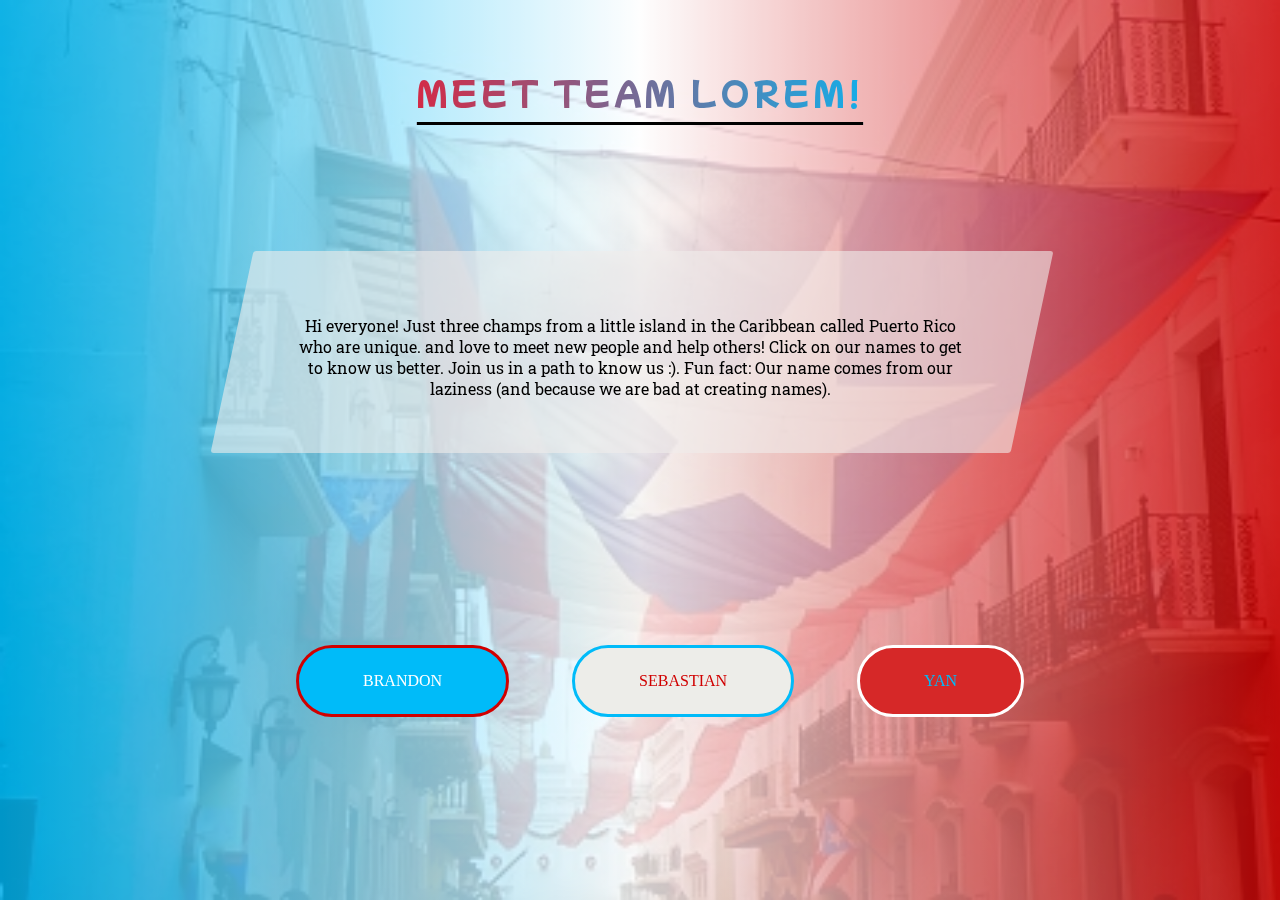
<file: index.html>
<!DOCTYPE html>
<html lang="en">


<head>
    <meta charset="utf-8">
    <title>Meet Team Lorem &andand;</title>
    <link rel="preconnect" href="https://fonts.googleapis.com">
    <link rel="preconnect" href="https://fonts.gstatic.com" crossorigin>
    <link href="https://fonts.googleapis.com/css2?family=Mochiy+Pop+P+One&display=swap" rel="stylesheet">
    <link rel="preconnect" href="https://fonts.googleapis.com">
    <link rel="preconnect" href="https://fonts.gstatic.com" crossorigin>
    <link href="https://fonts.googleapis.com/css2?family=Mochiy+Pop+P+One&family=Roboto+Slab&display=swap"
        rel="stylesheet">
    <link rel="shortcut icon" type="image/png" href="img/istockphoto-1328982264-170667a.jpeg">
    <link rel="stylesheet" href="styles/style.css">
</head>

<body>

    <img src="img/PR-flag.png" alt="Logo" class="about-us__image">
    <main>
        <h1>Meet Team Lorem!</h1>
        <div class="main-content">

        </div>
        <div class="about-us">
            <div class="text-box">
                <p class="text-box__text">
                    Hi everyone! Just three champs from a little island in the Caribbean called Puerto Rico who are unique. 
                    and love to meet new people and help others! Click on our names to get to 
                    know us better. Join us in a path to know us :). Fun fact: Our name comes from
                    our laziness (and because we are bad at creating names).
                </p>
            </div>
        </div>

        <div class="members-links">
            <ul class="member-pages">
                <li class="member-page"><a id="Brandon" href="pages/Brandon.html">Brandon</a></li>
                <li class="member-page"><a id="Sebastian" href="pages/Sebastian.html">Sebastian</a></li>
                <li class="member-page"><a id="Yan" href="pages/Yan.html">Yan</a></li>
            </ul>
        </div>
    </main>
</body>
</html>
</file>
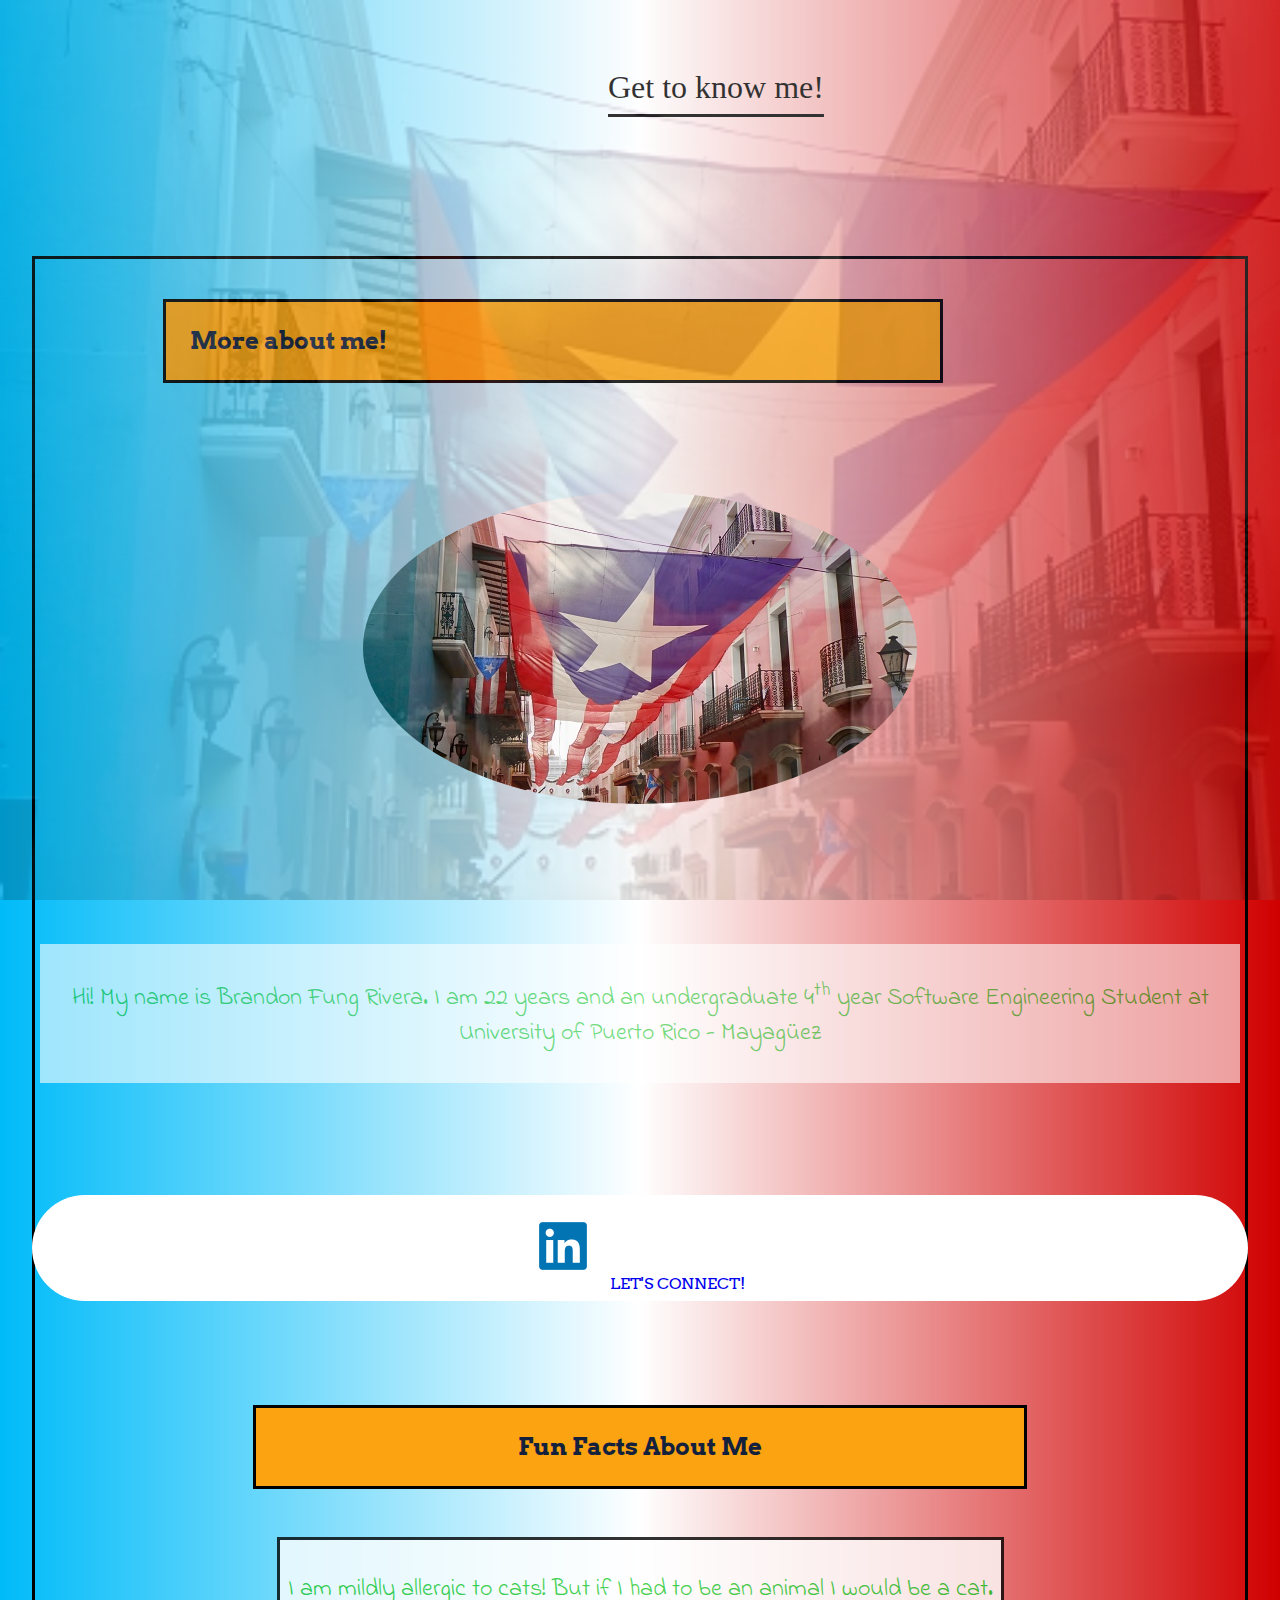
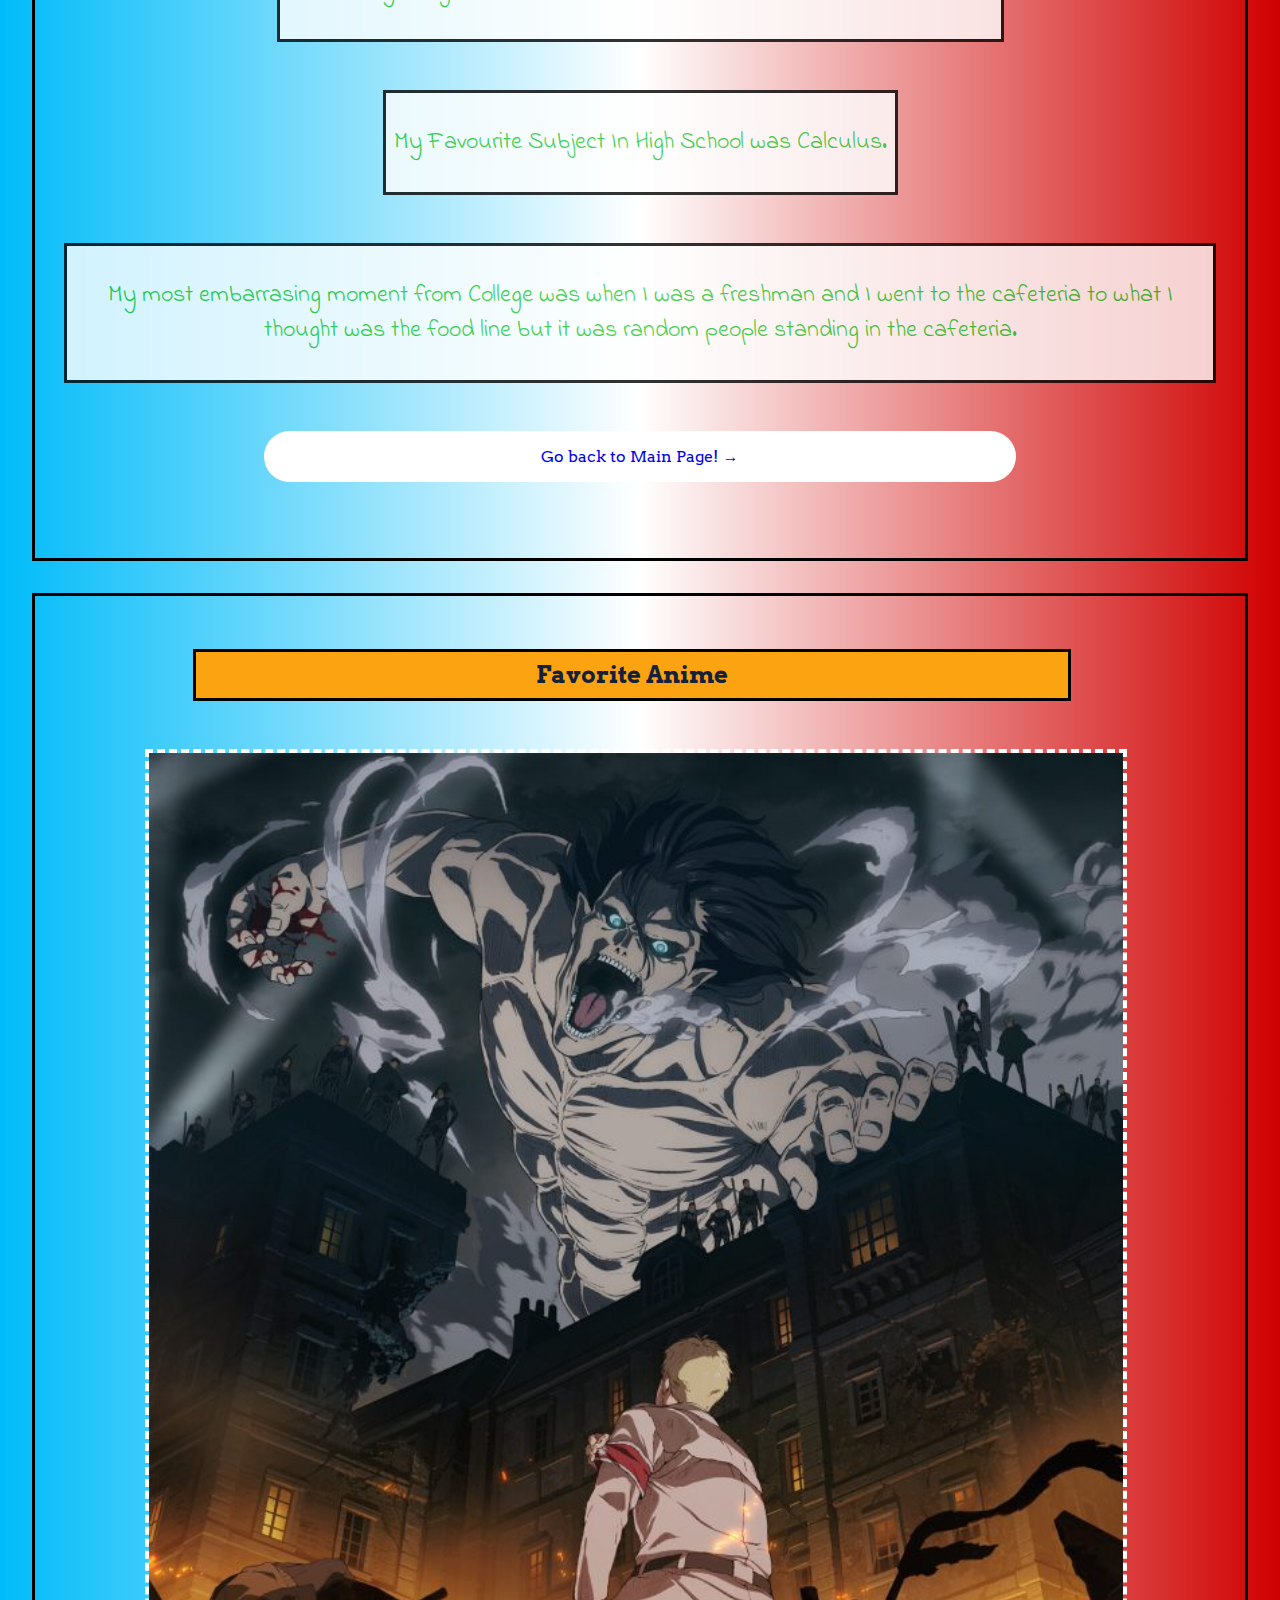
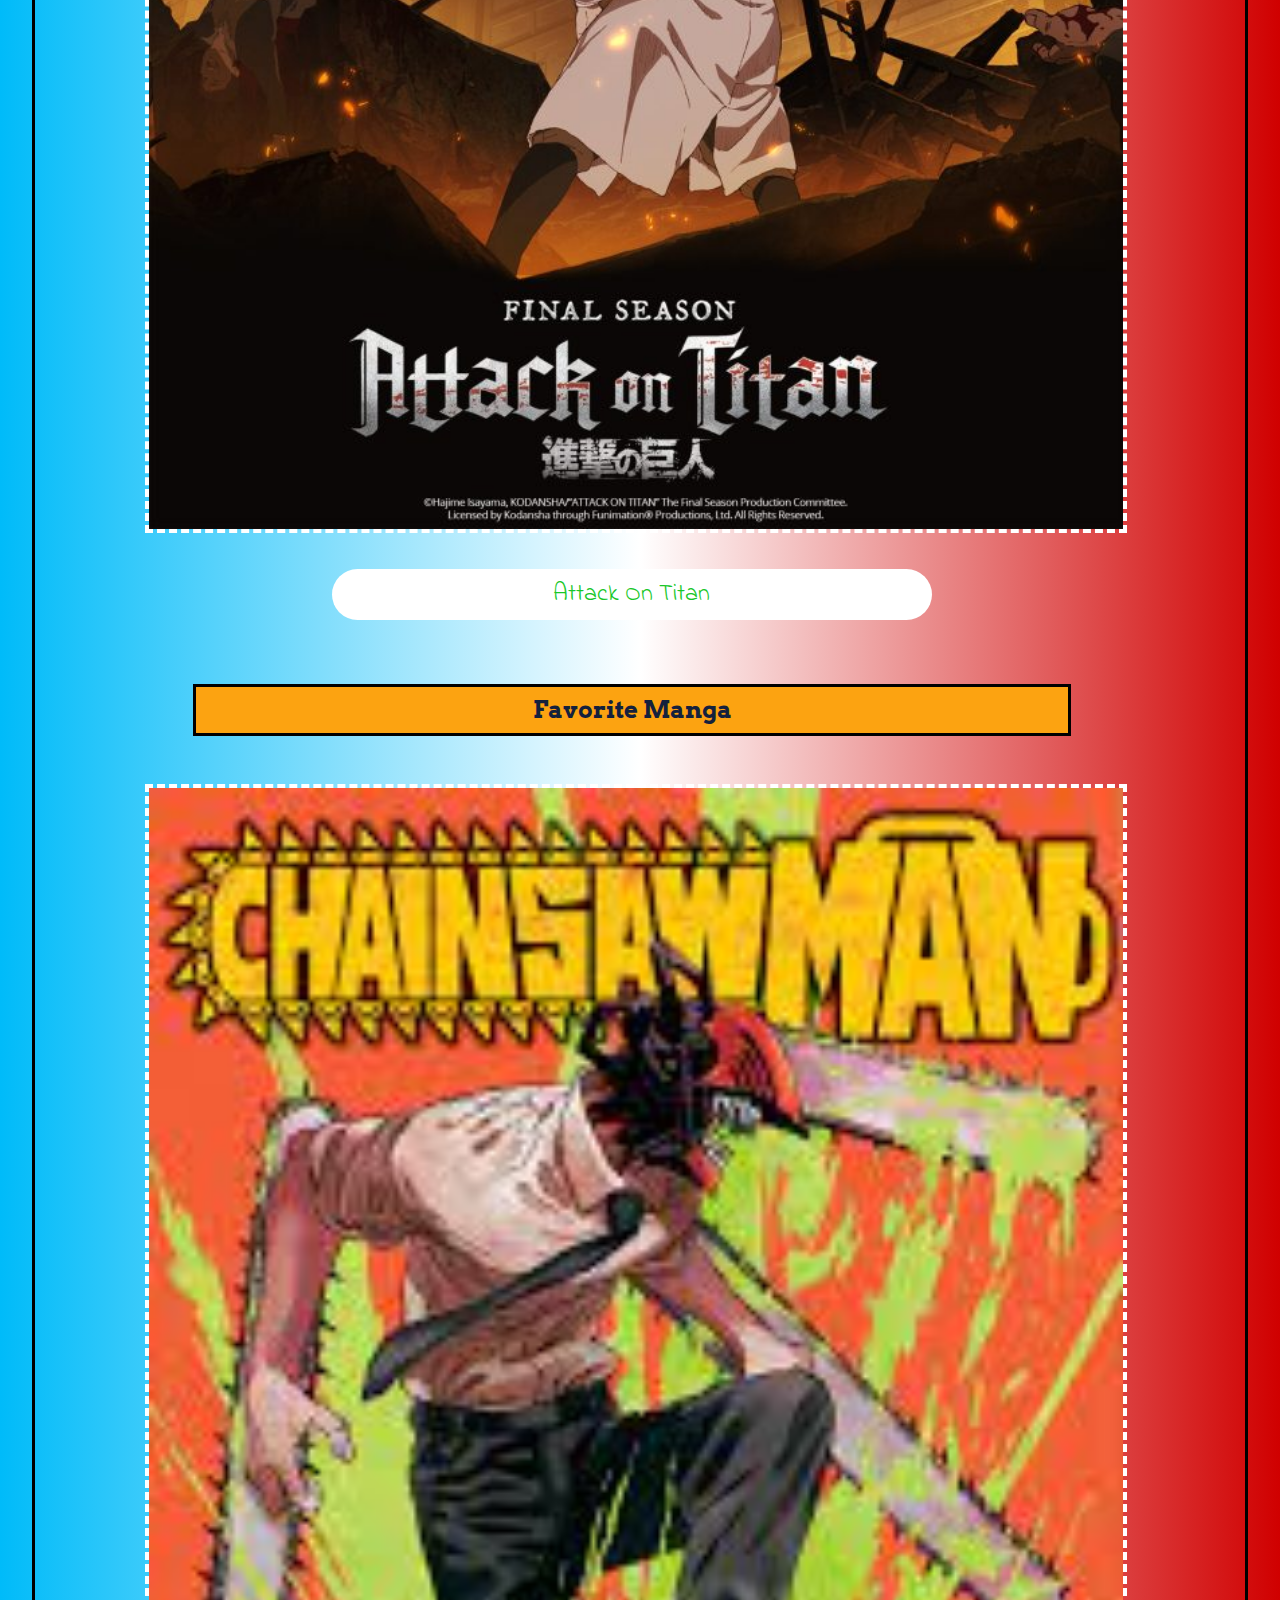
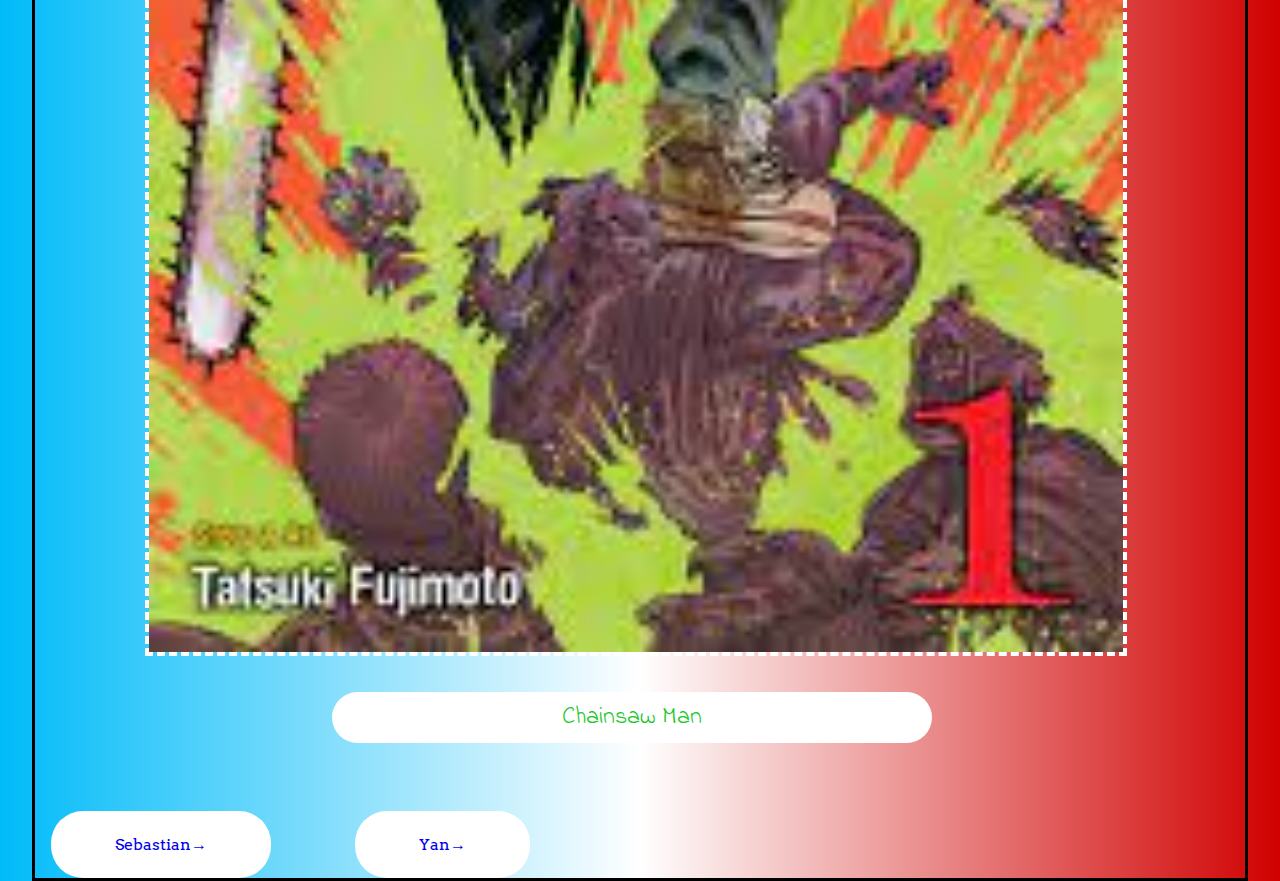
<file: pages/Brandon.html>
<!DOCTYPE html>
<html lang="en">

<head>
  <meta charset="UTF-8">
  <meta name="viewport" content="width=device-width, initial-scale=1.0">
  <link rel="stylesheet" href="/styles/Brandon.css" type="text/css">
  <link rel="shortcut icon" type="image/png" href="/img/istockphoto-1328982264-170667a.jpeg">
  <link href="https://cdn.jsdelivr.net/npm/bootstrap@5.0.2/dist/css/bootstrap.min.css" rel="stylesheet"
    integrity="sha384-EVSTQN3/azprG1Anm3QDgpJLIm9Nao0Yz1ztcQTwFspd3yD65VohhpuuCOmLASjC" crossorigin="anonymous">
  <link rel="preconnect" href="https://fonts.googleapis.com">
  <link rel="preconnect" href="https://fonts.gstatic.com" crossorigin>
  <link href="https://fonts.googleapis.com/css2?family=Indie+Flower&display=swap" rel="stylesheet">
  <link rel="preconnect" href="https://fonts.googleapis.com">
  <link rel="preconnect" href="https://fonts.gstatic.com" crossorigin>
  <link href="https://fonts.googleapis.com/css2?family=Arvo:wght@700&display=swap" rel="stylesheet">
  <link rel="preconnect" href="https://fonts.googleapis.com">
  <link rel="preconnect" href="https://fonts.gstatic.com" crossorigin>
  <link href="https://fonts.googleapis.com/css2?family=Arvo:wght@700&display=swap" rel="stylesheet">
  <title>Meet me: Brandon</title>
</head>
<img src="/img/PR-flag.png" alt="Logo" class="about-us__image">

<body>
  <div class="container">
    <div class="row">
      <h1 class="title">Get to know me!</h1>
      <div class="col">
        <h2 class="main-title">More about me!</h2>
        <div class="member-info">
          <div class="member-info__photo">
            <img src="/img/PR-flag.png" alt="Brandon's Photo" class="member-photo">
          </div>

          <div class="member-info member-info__text">
            <p>
              Hi! My name is Brandon Fung Rivera. I am 22 years and an undergraduate 4<sup>th</sup>
              year Software Engineering Student at University of Puerto Rico - Mayagüez
            </p>
          </div>

          <div class="media-container">
            <a href="https://www.linkedin.com/in/branfung/>" class="member-linked">
              <img src="/img/Linkedln_logo.png" class="media-figure">
              Let's Connect!
            </a>
          </div>

          <div class="fun-facts">
            <h2 class="facts-title">Fun Facts About Me</h2>
            <div class="facts">
              <p>
                I am mildly allergic to cats! But if I had to be an animal I would be a cat.
              </p>
            </div>

            <div class="facts">
              <p>
                My Favourite Subject In High School was Calculus.
              </p>
            </div>

            <div class="facts">
              <p>
                My most embarrasing moment from College was when I was a freshman and I went
                to the cafeteria to what I thought was the food line but it was random people
                standing in the cafeteria.
              </p>
            </div>

            <div class="go-back">
              <a href="/index.html"> Go back to Main Page! &rarr;</a>
            </div>
          </div>
        </div>
      </div>

      <div class="col">
        <div class="member-info" id="second-container">
          <div class="favs-container">
            <div class="fav-anime">
              <h2 class="favs">Favorite Anime</h2>
              <img src="/img/Attack-on-Titan-Season-4-Poster.jpeg" alt="Poster" class="poster-image">
              <span class="info">Attack On Titan</span>
            </div>
            <div class="fav-anime">
              <h2 class="favs">Favorite Manga</h2>
              <img src="/img/chainsaw_man.jpeg" alt="Poster" class="poster-image">
              <span class="info">Chainsaw Man</span>
            </div>
          </div>
        </div>
        <div class="go-back--2">
          <a id="Sebastian" href="/pages/Sebastian.html">Sebastian&rarr;</a>
        </div>

        <div class="go-back--3">
          <a id="Yan" href="/pages/Yan.html">Yan&rarr;</a>
        </div>
      </div>
    </div>

</body>
</html>
</file>
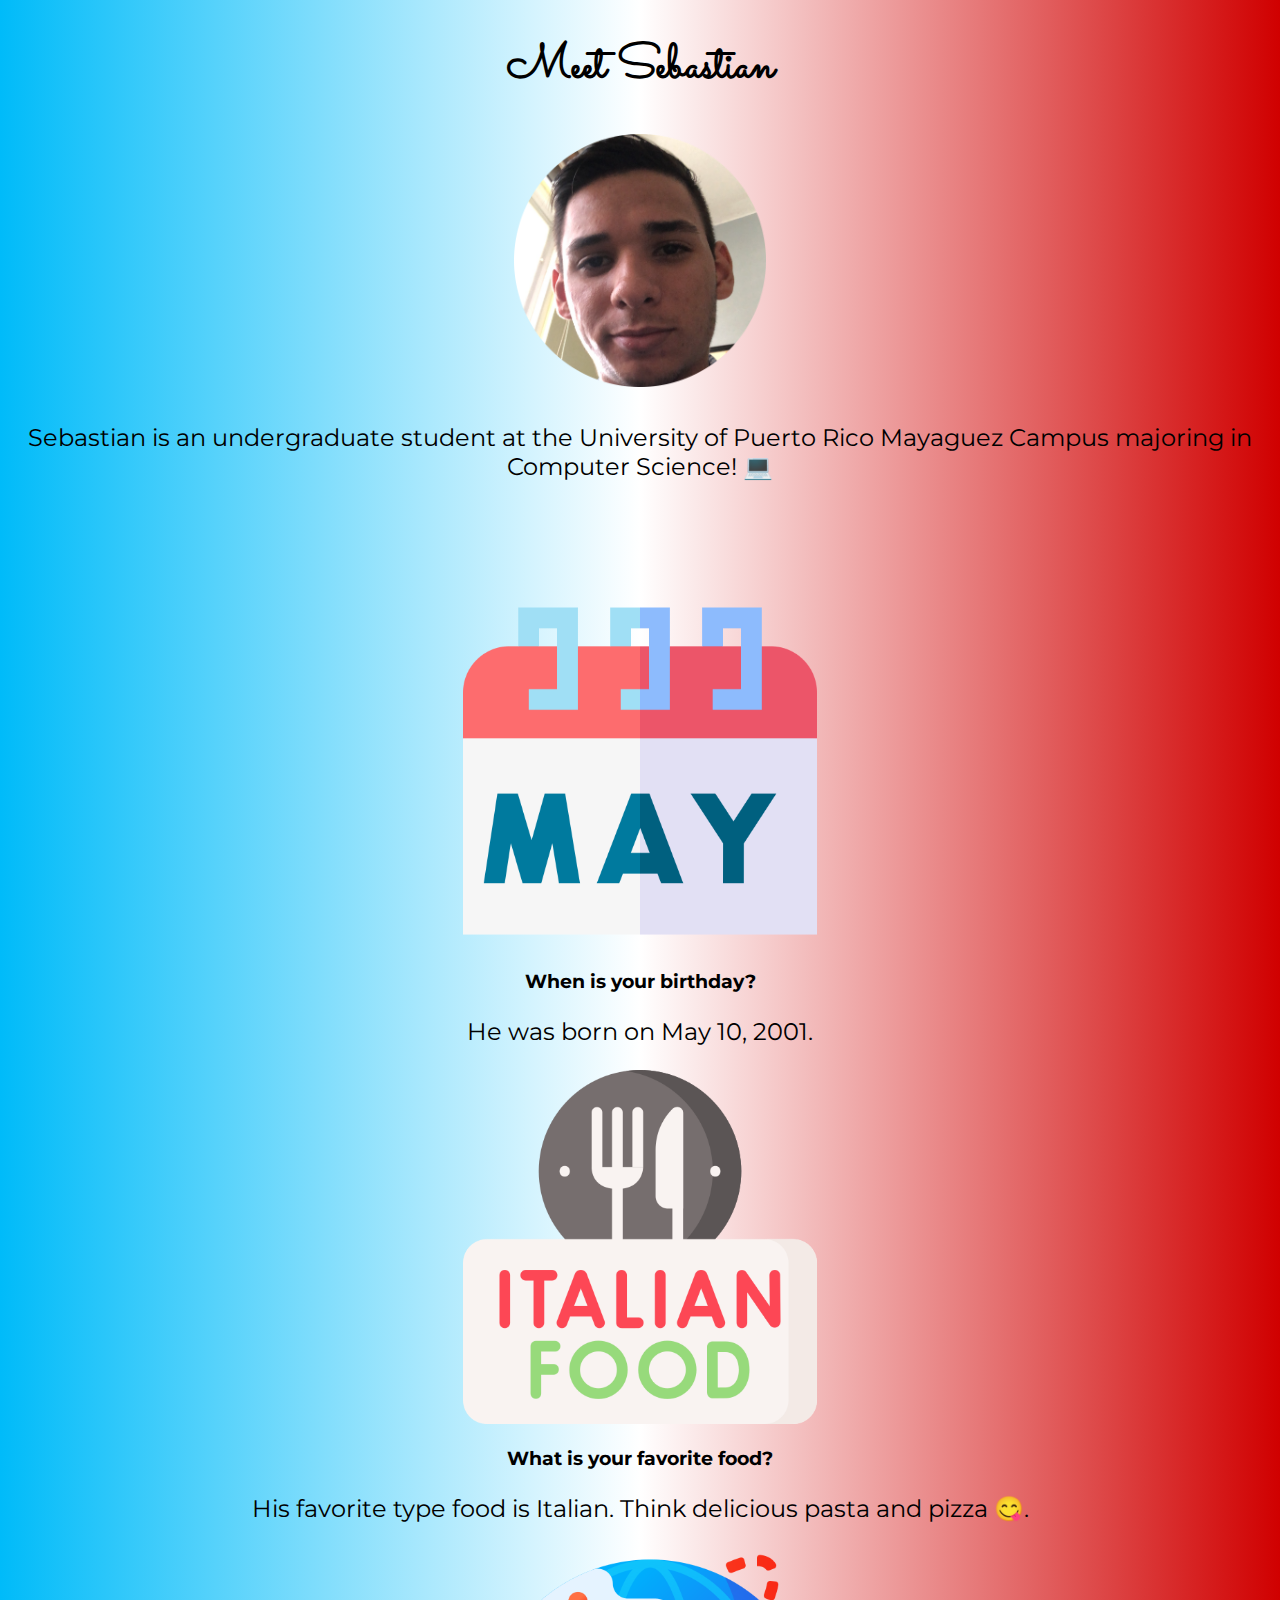
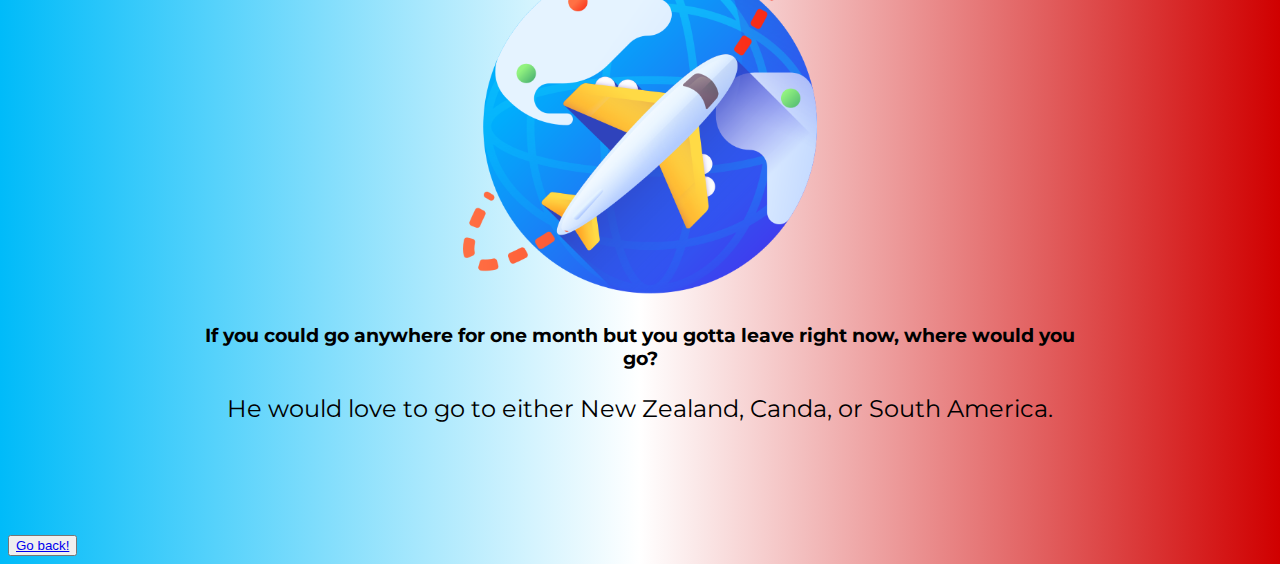
<file: pages/Sebastian.html>
<!DOCTYPE html>
<html lang="en">

<head>
	<meta charset="UTF-8">
	<meta name="viewport" content="width=device-width, initial-scale=1.0">
	<title>Sebastian's Page</title>
	<link rel="shortcut icon" type="image/png" href="/img/istockphoto-1328982264-170667a.jpeg">

	<!--- Stylesheet --->
	<link rel="stylesheet" href="/styles/Sebastian.css">

	<!--- Google Fonts --->
	<link rel="preconnect" href="https://fonts.gstatic.com">
	<link href="https://fonts.googleapis.com/css2?family=Merriweather:wght@300&family=Montserrat&family=Sacramento&display=swap"
	 rel="stylesheet">
	<link href="https://fonts.googleapis.com/css2?family=Montserrat:wght@100;400;900&family=Ubuntu&display=swap" rel="stylesheet">

	<!--- Bootstrap --->
	<link href="https://cdn.jsdelivr.net/npm/bootstrap@5.1.3/dist/css/bootstrap.min.css" rel="stylesheet" integrity="sha384-1BmE4kWBq78iYhFldvKuhfTAU6auU8tT94WrHftjDbrCEXSU1oBoqyl2QvZ6jIW3"
	 crossorigin="anonymous">
</head>

<body>

	<section id="intro">
		<div class="container-fluid">
			<h1>Meet Sebastian</h1>
			<img class="profile-pic"src="/img/Sebastian_headshot-modified.png" alt="">
      <p>Sebastian is an undergraduate student at the University of Puerto Rico Mayaguez Campus majoring in Computer Science! 💻</p>
    </div>
  </section>

  <section id="questions">
    <div class="container-fluid">
      <div class="row">
        <div class = "col-lg-4">
          <a href="https://www.flaticon.com/free-icons/may" title="may icons"><img class="question-icon" src="/img/labour-day.png" alt=""></a>
          <h3>When is your birthday?</h3>
          <p>He was born on May 10, 2001.</p>
        </div>
        <div class=col-lg-4>
          <a href="https://www.flaticon.com/free-icons/italian-food" title="italian food icons"><img class="question-icon" src="/img/italian-food.png" alt=""></a>
          <h3>What is your favorite food?</h3>
          <p>His favorite type food is Italian. Think delicious pasta and pizza 😋.</p>
        </div>
        <div class="col-lg-4">
          <a href="https://www.flaticon.com/free-icons/travel" title="travel icons"><img class="question-icon" src="/img/airplane.png" alt=""></a>
          <h3>If you could go anywhere for one month but you gotta leave right now, where would you go?</h3>
          <p>He would love to go to either New Zealand, Canda, or South America.</p>
        </div>
      </div>
    </div>
  </section>
  <button type="button" class="btn btn-light"><a href="/index.html"> Go back!</a></button>
</body>
</html>
</file>
<file: styles/style.css>
html,
body {
	margin: 0;
	background-size:cover;
	background: linear-gradient(0.25turn, #00bbf9, #ffffff, #d00000);
	height: 100%;
}


main {
	display: flex;
	flex-direction: column;
	justify-content: center;
	flex-wrap: wrap;
}

h1 {
	color: #d90429;
	text-transform: uppercase;
	text-decoration: underline solid #000000;
	text-underline-offset: 1rem;
	padding: 3rem;
	padding-bottom: 6rem;
	margin-bottom: 1.5rem;
	display: inline-block;
	font-weight: 400;
	font-family: 'Mochiy Pop P One', sans-serif;
	background-image: linear-gradient(to right, #e71d36, #00bbf9);
	-webkit-background-clip: text;
	color: transparent;
	letter-spacing: .2rem;
	transition: all .2s;
	align-self: center;
	z-index:1
}

h1:hover {
	transform: scale(1.3);
}

.about-us {
	padding: 1rem;
	padding-right: 2rem;
	margin: 0 auto;
	width: 70%;
	z-index:1
}

.about-us__image {
	position: fixed;
	width: 0;
	height: 0;
	padding: 50vh 50vw;
	background: url(/img/PR-flag.png) no-repeat;
	background-size: cover;
	z-index: 1;
	opacity: .20;	
}

.text-box {
	text-align: center;
	margin: 0 auto;
	height: 10vh;
	width: 75%;
	background-color: rgba(240, 236, 235, 0.6);
	box-shadow: 0 3rem 6rem rgba(black, .1);
	border-radius: 3px;
	padding: 4rem;
	padding-bottom: 3rem;
	transform: skewX(-12deg);
	z-index:1
}

.text-box__text {
	font-family: 'Roboto Slab', serif;
	font-weight: 400;
	transform: skewX(12deg);
	margin: auto;
}

.members-links {
	width: 60%;
	align-self: center;
	margin-top: 10rem;
	z-index:1
}

.member-pages {
	display: flex;
	flex-direction: row;
	align-items: center;
	justify-content: space-between;
}

.member-page {
	list-style: none;
}

li a {
	text-transform: uppercase;
	text-decoration: none;
	padding: 1.5rem 4rem;
	display: inline-block;
	border-radius: 10rem;
	transition: all .2s;
	position: relative;
	border: none;
	cursor: pointer;
	z-index:1
	/* color: #001219; */
}

li a:focus {
	outline: none;
	animation: pulsate 1s infinite;
}

a:hover {
	transform: scale(1.2);
}

#Brandon {
	border: solid #d00000;
	color: #ffffff;
	background-color: #00bbf9;
	z-index:1
}

#Sebastian {
	border: solid #00bbf9;
	color: #d00000;
	background-color: #edede9;
	z-index:1
}

#Yan {
	border: solid #ffffff;
	color: #00bbf9;
	background-color: #d62828;
	z-index:1
}

/* LINK https://www.w3schools.com/css/default.asp  */

@keyframes pulsate {
	0% {
		transform: scale(1);
		box-shadow: none;
	}

	50% {
		transform: scale(1.05);
		box-shadow: 0 1rem 4rem rgba(0, 0, 0, .25);
	}

	100% {
		transform: scale(1);
		box-shadow: none;
	}
}
</file>
<file: styles/Brandon.css>
html,
body {
	margin: 0;
	background-size: cover;
	background: linear-gradient(0.25turn, #00bbf9, #ffffff, #d00000);
	height: 100%;
}

.title {
	padding: 3rem;
	padding-bottom: 6rem;
	margin-left: 35rem;
	display: inline-block;
	font-weight: 400;
	transition: all .2s;
	align-self: center;
	font-family: 'Architects Daughter', cursive;
	text-decoration: underline solid black;
	text-underline-offset: 1rem;
	align-self: center;
	justify-content: center;
	z-index: 1;
}


.about-us__image {
	position: fixed;
	width: 0;
	height: 0;
	padding: 50vh 50vw;
	background: url(/img/PR-flag.png) no-repeat;
	background-size: cover;
	z-index: 1;
	opacity: .20;
}

.col {
	/* background-color: orangered; */
	border: solid black;
	margin: 2rem;
	z-index: 1;
}

.member-info {
	padding: .3rem;
	display: flex;
	flex-direction: column;
	align-items: center;
	justify-content: center;
	z-index: 1;
	text-align: center;
}

.member-photo {
	border-radius: 50%;
	height: 50%;
	margin-top: 5rem;
	margin-bottom: 3.5rem;
}
.member-info__text {
	background-color: white;
	padding: .5rem;
	opacity: .6;
	margin-top: 5rem;
	font-family: 'Indie Flower', cursive;
	font-size: 1.5rem;
	color: rgb(24, 199, 41);
}

.media-figure {
	display: inline;
	width: 3rem;
	margin: 1rem;
	border: white solid;
}

a {
	display: inline-block;
}

a:link {
	text-decoration: none;
	font-family: 'Arvo', serif;
}

.media-container {
	margin-top: 7rem;
	padding: .5rem 0;
	padding-right: 1rem;
	border-radius: 10rem;
	width: 100%;
	text-transform: uppercase;
	background-color: white;
	transform: all .2s;
}

.media-container:hover {
	transform: scale(.7);
}

.fav-container {
	width: 100%;
	text-align: center;
}

.fav-anime {
	margin: 1rem 3rem 2rem 2rem;
}

.favs {
	margin: 3rem;
	margin-top: 0;
	border: black solid;
	padding: .5rem;
	font-family: 'Arvo', serif;
	background-color: #fca311;
	color: #14213d;
}

.poster-image {
	width: 100%;
	height: 100%;
	border: dashed white;
	border-width: .3rem;
}

.info {
	margin: 2rem;
	padding: .5rem;
	display: inline-block;
	background-color: white;
	border-radius: 2rem;
	width: 60%;
    font-family: 'Indie Flower', cursive;
	font-size: 1.5rem;
	color: rgb(24, 199, 41);
}

.fun-facts {
	display: flex;
	text-align: center;
	padding: 3rem 1.5rem;
	margin: 3rem;
	margin-top: 5rem;
	width: 100%;
	flex-direction: column;
	align-items: center;
	justify-content: center;
}

.facts-title {
	padding: 1.5rem;
	margin: 1.5rem;
	margin-top: -1.5rem;
	width: 60%;
	font-family: 'Arvo', serif;
	background-color: #fca311;
	color: #14213d;
	border: solid black;
}

.facts {
	text-align: center;
	margin: 1.5rem;
	border: black solid;
	padding: .5rem;
	background-color: #ffffff;
	opacity: .8;
	font-family: 'Indie Flower', cursive;
	font-size: 1.5rem;
	color: rgb(24, 199, 41);
}

.main-title {
	padding: 1.5rem;
	margin: 1.5rem;
    margin-left: 8rem;
    margin-top: 2.5rem;
	width: 60%;
	font-family: 'Arvo', serif;
	background-color: #fca311;
	color: #14213d;
	border: solid black;
}

#second-container {
	margin-top: 2rem;
}

.go-back{
    display: inline-block;
    margin: auto 0;
    margin-top: 1.5rem;
    margin-bottom: -1.5rem;
    padding: 1rem;
    display: inline-block;
	background-color: white;
	border-radius: 2rem;
	width: 60%;
}


.go-back--2{
	text-decoration: none;
	padding: 1.5rem 4rem;
	display: inline-block;
	border-radius: 10rem;
	transition: all .2s;
	position: relative;
	border: none;
	cursor: pointer;
	z-index:1;
    background-color: white;
	border-radius: 2rem;
    margin-left: 1rem;
}

.go-back--3{
	text-decoration: none;
	padding: 1.5rem 4rem;
	display: inline-block;
	border-radius: 5rem;
	transition: all .2s;
	position: relative;
	border: none;
	cursor: pointer;
	z-index:1;
    background-color: white;
	border-radius: 2rem;
    margin-left: 5rem;
}
</file>
<file: styles/Sebastian.css>
body{
  font-family: 'Montserrat', sans-serif;
  background: linear-gradient(0.25turn, #00bbf9, #ffffff, #d00000);
	min-height: 100vh;
}


p{
  font-size: 1.5rem;
}

.profile-pic{
  width:20%;
}

#intro h1{
  font-family: 'Sacramento', cursive;
  font-size: 3.0rem;
}

#intro{
  text-align: center;
}

.question-icon{
  width:40%;
}

#questions{
  padding: 7% 15%;
}

#questions .col-lg-4{
  text-align: center;
}

#intro p{
  margin-top: 2rem;
}
</file>
